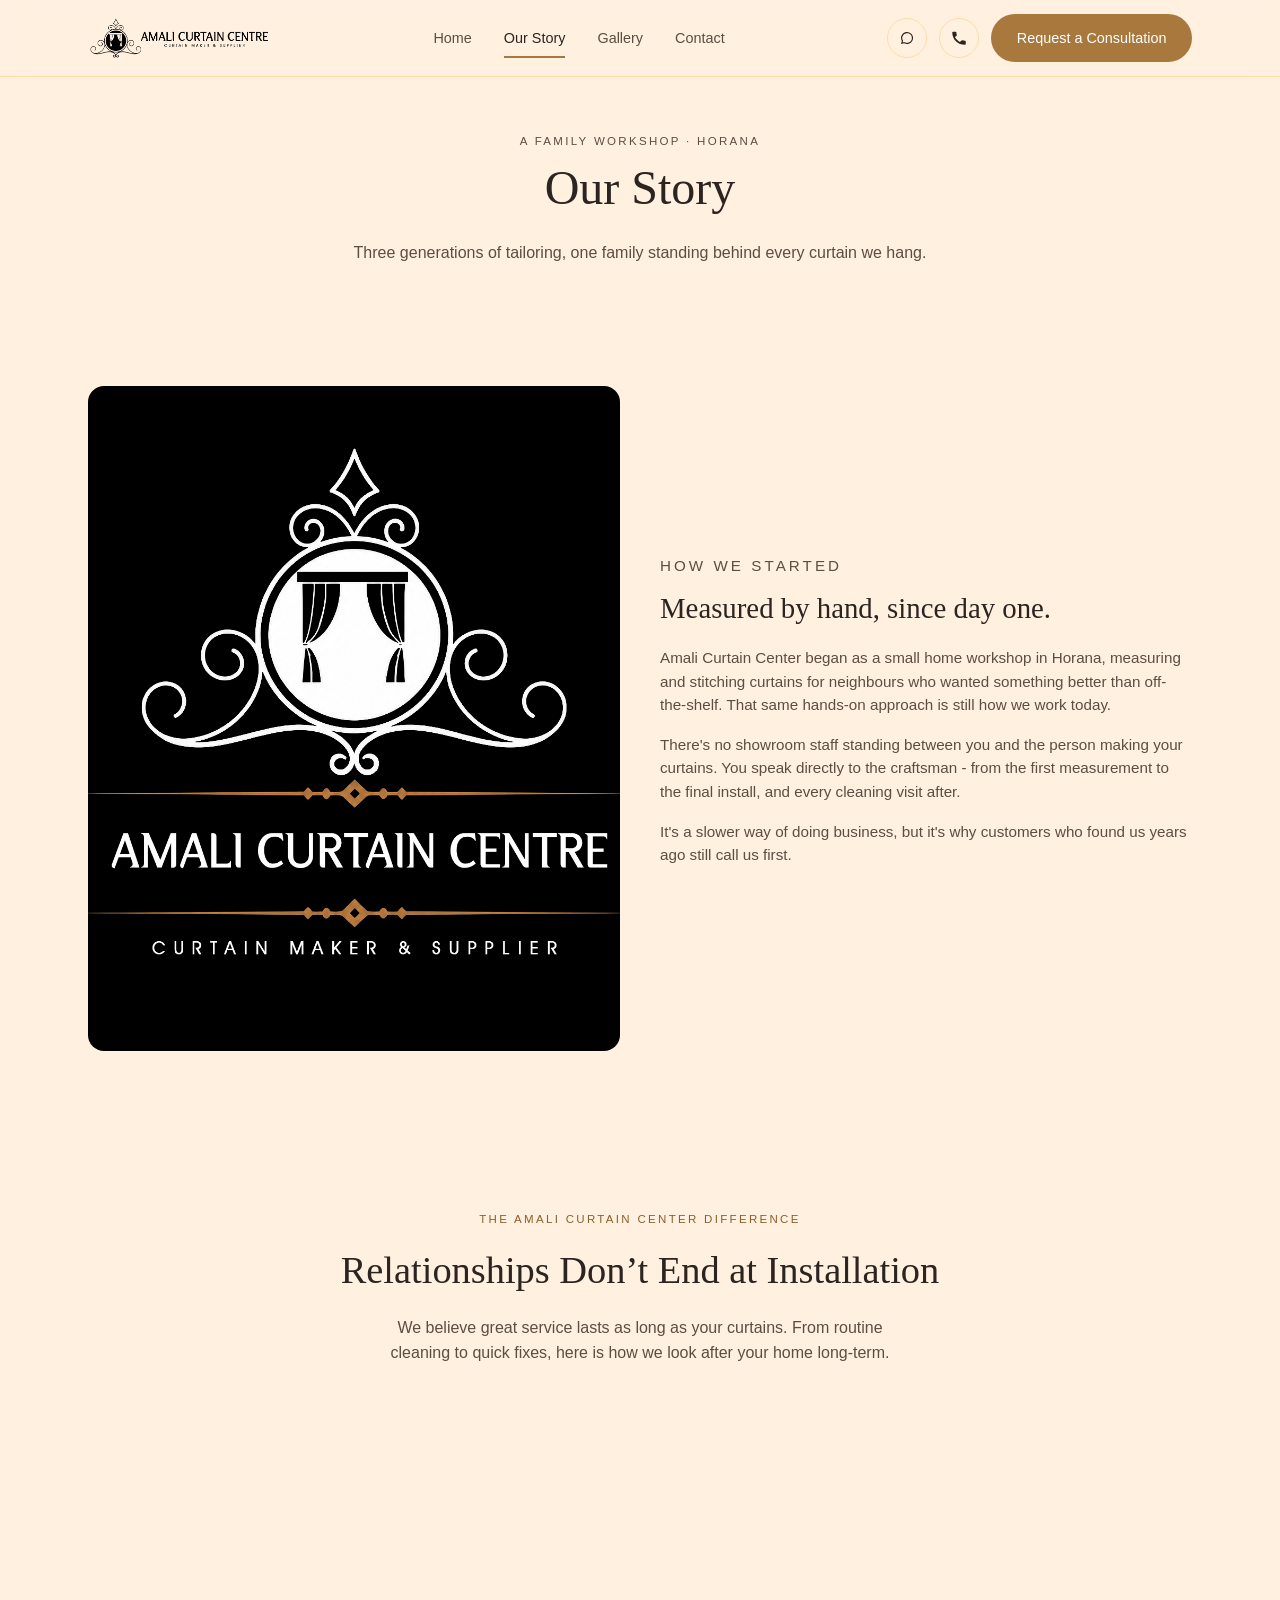
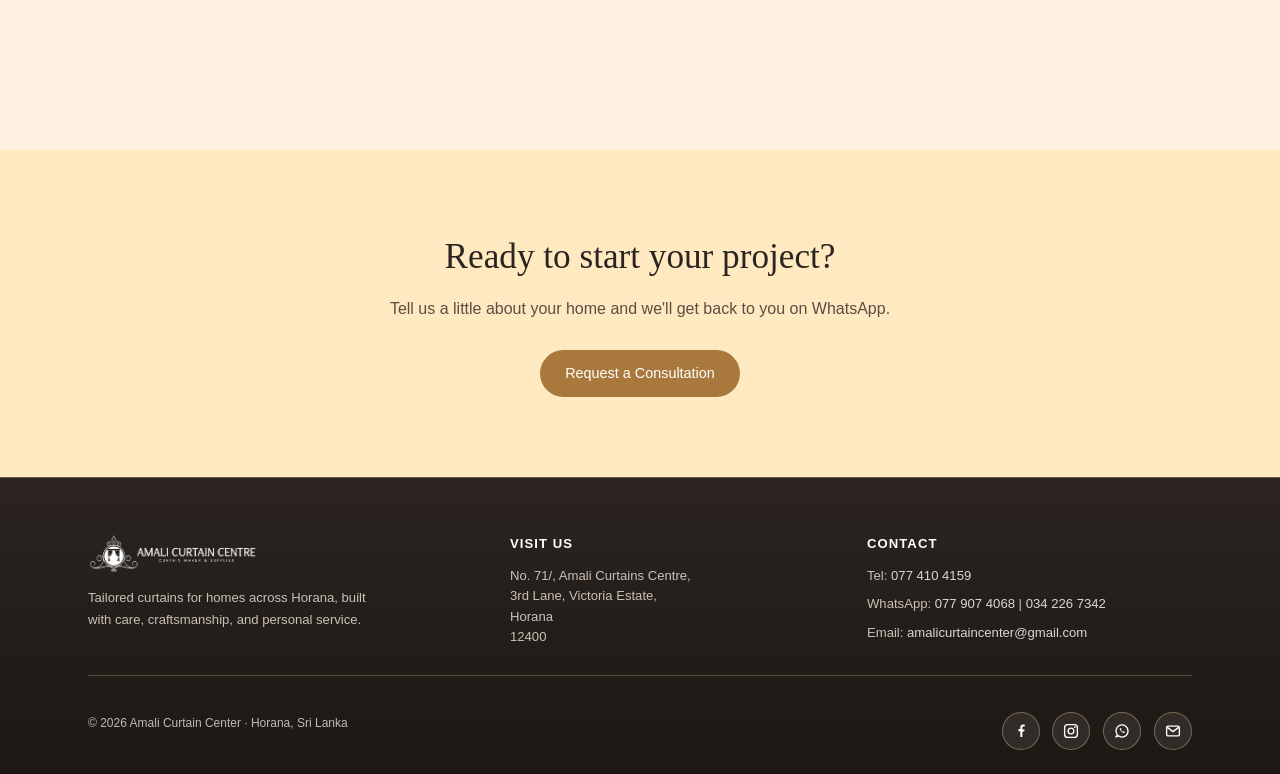
<file: about.html>
<!DOCTYPE html>
<html lang="en">

<head>
  <meta charset="UTF-8">
  <meta name="viewport" content="width=device-width, initial-scale=1.0">
  <title>Our Story - Amali Curtain Center</title>
  
  <!-- Security Meta Tags -->
  <meta http-equiv="Content-Security-Policy" content="default-src 'self'; script-src 'self' 'unsafe-inline'; style-src 'self' 'unsafe-inline' https://fonts.googleapis.com; font-src 'self' https://fonts.gstatic.com; img-src 'self' data:; media-src 'self'; connect-src 'self';">
  <meta name="referrer" content="strict-origin-when-cross-origin">

  <!-- SEO & Social Meta Tags -->
  <link rel="canonical" href="https://amalicurtaincentre.lk/about.html">
  <meta name="description" content="Discover the story behind Amali Curtain Center, where every curtain is measured and stitched by hand with over 20 years of experience.">
  <meta property="og:url" content="https://amalicurtaincentre.lk/about.html">
  <meta property="og:title" content="Our Story - Amali Curtain Center">
  <meta property="og:description" content="Discover the story behind Amali Curtain Center, where every curtain is measured and stitched by hand with over 20 years of experience.">
  <meta property="og:type" content="website">
  <meta name="twitter:card" content="summary_large_image">

  <link rel="icon" type="image/png" href="assets/logos/icon.png">
  <link rel="preconnect" href="https://fonts.googleapis.com">
  <link rel="preconnect" href="https://fonts.gstatic.com" crossorigin>
  <link
    href="https://fonts.googleapis.com/css2?family=Fraunces:ital,opsz,wght@0,9..144,400;0,9..144,500;0,9..144,600;1,9..144,500&family=Inter:wght@400;500;600&display=swap"
    rel="stylesheet">
  <link rel="stylesheet" href="css/style.css">
  <style>
    /* ---- About page only ---- */
    .page-hero {
      padding: 3.5rem 0 2.5rem;
      text-align: center;
    }

    .page-hero h1 {
      font-size: clamp(2.2rem, 4vw, 3rem);
      margin-bottom: 1rem;
    }

    .page-hero p {
      max-width: 38rem;
      margin: 0 auto;
      color: var(--ink-soft);
    }

    .story-grid {
      display: grid;
      gap: 2.5rem;
      align-items: center;
    }

    @media (min-width: 800px) {
      .story-grid {
        grid-template-columns: 1fr 1fr;
      }
    }

    .story-photo {
      aspect-ratio: 4/5;
      border-radius: 1rem;
      overflow: hidden;
      background: linear-gradient(160deg, #EDE0CC, var(--cream-3));
      position: relative;
      user-select: none;
      -webkit-user-select: none;
      -moz-user-select: none;
      -ms-user-select: none;
      -webkit-user-drag: none;
    }

    .story-photo img,
    .no-download img {
      width: 100%;
      height: 100%;
      object-fit: cover;
      pointer-events: none;
      user-select: none;
      -webkit-user-drag: none;
    }

    .story-photo::after {
      content: '';
      position: absolute;
      inset: 0;
      z-index: 10;
      background: transparent;
    }

    .story-photo .fallback {
      position: absolute;
      inset: 0;
      display: none;
      align-items: center;
      justify-content: center;
      text-align: center;
      padding: 2rem;
      font-family: var(--font-display);
      color: var(--ink-soft);
    }

    .story-copy p {
      color: var(--ink-soft);
      margin-bottom: 1rem;
      font-size: 0.95rem;
    }

    .feature-grid {
      display: grid;
      gap: 2.5rem;
    }

    @media (min-width: 760px) {
      .feature-grid {
        grid-template-columns: repeat(3, 1fr);
      }
    }

    .feature-num {
      font-family: var(--font-display);
      font-size: 1.7rem;
      color: var(--brass-dark);
      margin-bottom: 0.5rem;
    }

    .feature-grid h3 {
      font-weight: 600;
      margin-bottom: 0.4rem;
    }

    .feature-grid p {
      font-size: 0.9rem;
      color: var(--ink-soft);
    }

    .aftercare-list {
      display: grid;
      gap: 1.5rem;
      margin-top: 2.5rem;
    }

    @media (min-width: 700px) {
      .aftercare-list {
        grid-template-columns: repeat(2, 1fr);
      }
    }

    .aftercare-item {
      background: #fff;
      border-radius: 0.9rem;
      padding: 1.5rem;
      box-shadow: 0 2px 10px rgba(43, 36, 32, 0.06);
    }

    .aftercare-item h3 {
      font-weight: 600;
      margin-bottom: 0.4rem;
      font-size: 0.95rem;
    }

    .aftercare-item p {
      font-size: 0.85rem;
      color: var(--ink-soft);
    }

    .cta-band {
      background: var(--cream-1);
      text-align: center;
    }

    .cta-band h2 {
      font-size: clamp(1.7rem, 3vw, 2.2rem);
      margin-bottom: 0.75rem;
    }

    .cta-band p {
      color: var(--ink-soft);
      margin-bottom: 1.75rem;
    }
  </style>
</head>

<body class="antialiased">

  <!-- HEADER -->
  <header class="site-header">
    <div class="container">
      <a href="index.html" class="logo" aria-label="Amali Curtain Center home">
        <img src="assets/logos/logo2b.png" alt="Amali Curtain Center logo" class="logo-mark">
      </a>
      <nav class="main-nav" aria-label="Primary">
        <a href="index.html">Home</a>
        <a href="about.html">Our Story</a>
        <a href="gallery.html">Gallery</a>
        <a href="contact.html">Contact</a>
      </nav>
      <div class="header-actions">
        <a href="https://wa.me/94779074068" aria-label="Chat on WhatsApp" class="icon-btn">
          <svg width="18" height="18" viewBox="0 0 24 24" fill="none" xmlns="http://www.w3.org/2000/svg">
            <path
              d="M17.6 6.32A7.85 7.85 0 0 0 12.05 4C7.63 4 4.05 7.58 4.05 12c0 1.4.37 2.77 1.06 3.98L4 20l4.14-1.09a7.94 7.94 0 0 0 3.9 1.02h.01c4.42 0 8-3.58 8-8 0-2.14-.83-4.15-2.35-5.61zM12.05 18.4h-.01a6.4 6.4 0 0 1-3.26-.9l-.23-.14-2.42.64.65-2.36-.15-.24a6.42 6.42 0 0 1-.99-3.4c0-3.55 2.9-6.45 6.46-6.45 1.72 0 3.34.67 4.56 1.89a6.41 6.41 0 0 1 1.89 4.57c0 3.55-2.9 6.45-6.5 6.45z"
              fill="var(--ink)" />
          </svg>
        </a>
        <a href="tel:+94774104159" aria-label="Call us" class="icon-btn">
          <svg width="18" height="18" viewBox="0 0 24 24" fill="none" xmlns="http://www.w3.org/2000/svg">
            <path
              d="M6.6 10.8c1.4 2.8 3.8 5.1 6.6 6.6l2.2-2.2c.3-.3.7-.4 1-.2 1.1.4 2.3.6 3.6.6.6 0 1 .4 1 1V20c0 .6-.4 1-1 1C10.4 21 3 13.6 3 4.5c0-.6.4-1 1-1h3.5c.6 0 1 .4 1 1 0 1.3.2 2.5.6 3.6.1.4 0 .8-.2 1L6.6 10.8z"
              fill="var(--ink)" />
          </svg>
        </a>
        <a href="contact.html" class="btn btn-primary">Request a Consultation</a>
      </div>
      <button id="menu-toggle" class="menu-toggle" aria-expanded="false" aria-controls="mobile-nav"
        aria-label="Toggle menu">
        <span class="hamburger-line line-1"></span>
        <span class="hamburger-line line-2"></span>
        <span class="hamburger-line line-3"></span>
      </button>
    </div>
    <div id="mobile-nav" class="mobile-nav">
      <nav class="mobile-nav-inner" aria-label="Mobile">
        <a href="index.html">Home</a>
        <a href="about.html">Our Story</a>
        <a href="gallery.html">Gallery</a>
        <a href="contact.html">Contact</a>
        <a href="https://wa.me/94779074068">Chat on WhatsApp</a>
        <a href="contact.html" class="btn btn-primary">Request a Consultation</a>
      </nav>
    </div>
  </header>

  <!-- PAGE HEADER -->
  <section class="page-hero container">
    <p class="eyebrow">A Family Workshop &middot; Horana</p>
    <h1 class="font-display">Our Story</h1>
    <p>Three generations of tailoring, one family standing behind every curtain we hang.</p>
  </section>

  <!-- STORY -->
  <section class="section-lg">
    <div class="container story-grid">
      <div class="story-photo reveal-left" oncontextmenu="return false;">
        <img src="assets/logos/logo.jpg" alt="Amali Curtain Center workshop" loading="lazy" draggable="false" oncontextmenu="return false;"
          onerror="this.style.display='none'; this.nextElementSibling.style.display='flex';">
        <div class="fallback">[ Add assets/images/hero-father.jpg ]</div>
      </div>
      <div class="story-copy reveal-right">
        <p class="eyebrow" style="margin-bottom:0.5rem;">How we started</p>
        <h2 class="font-display" style="font-size:1.8rem; margin-bottom:1rem;">Measured by hand, since day one.</h2>
        <p>Amali Curtain Center began as a small home workshop in Horana, measuring and stitching curtains for
          neighbours who wanted something better than off-the-shelf. That same hands-on approach is still how we work
          today.</p>
        <p>There's no showroom staff standing between you and the person making your curtains. You speak directly to the
          craftsman - from the first measurement to the final install, and every cleaning visit after.</p>
        <p>It's a slower way of doing business, but it's why customers who found us years ago still call us first.</p>
      </div>
    </div>
  </section>

  <!-- AFTERCARE -->
  <section class="section-lg">
    <div class="container">
      <p class="eyebrow text-center" style="text-align:center;">The Amali Curtain Center Difference</p>
      <h2 class="font-display text-center"
        style="font-size:clamp(1.8rem,3.4vw,2.4rem); max-width:38rem; margin:0 auto 1rem;">Relationships Don’t End at Installation</h2>
      <p class="muted text-center" style="max-width:34rem; margin:0 auto;">We believe great service lasts as long as your curtains. 
        From routine cleaning to quick fixes, here is how we look after your home long-term.</p>
      <div class="aftercare-list">
        <div class="aftercare-item reveal reveal-1">
          <h3>Scheduled cleaning</h3>
          <p>We check in periodically to clean and refresh installed curtains, so they keep looking as good as the day
            they went up.</p>
        </div>
        <div class="aftercare-item reveal reveal-2">
          <h3>Free minor adjustments</h3>
          <p>Rod slipping, hem settling, a ring that's come loose - small fixes are handled without a callout fee.</p>
        </div>
        <div class="aftercare-item reveal reveal-1">
          <h3>Direct line to the craftsman</h3>
          <p>You keep the same WhatsApp contact from your first consultation through years of aftercare - no call
            centre, no new staff each time.</p>
        </div>
        <div class="aftercare-item reveal reveal-2">
          <h3>Honest repair advice</h3>
          <p>If something's worth repairing rather than replacing, we'll tell you - even if a replacement would earn us
            more.</p>
        </div>
      </div>
    </div>
  </section>

  <!-- CTA -->
  <section class="section-lg cta-band">
    <div class="container">
      <h2 class="font-display">Ready to start your project?</h2>
      <p>Tell us a little about your home and we'll get back to you on WhatsApp.</p>
      <a href="contact.html" class="btn btn-primary">Request a Consultation</a>
    </div>
  </section>

  <script src="js/nav.js"></script>
  <script src="js/reveal.js"></script>
  <script src="js/footer.js"></script>
  <script src="js/scroll-fx.js"></script>
  <script>
    // Protect logo/photo on Our Story page from right-click context menu and drag-download
    document.querySelectorAll('.story-photo, .story-photo img, .logo-mark').forEach(el => {
      el.addEventListener('contextmenu', e => e.preventDefault());
      el.addEventListener('dragstart', e => e.preventDefault());
    });
  </script>
</body>

</html>
</file>
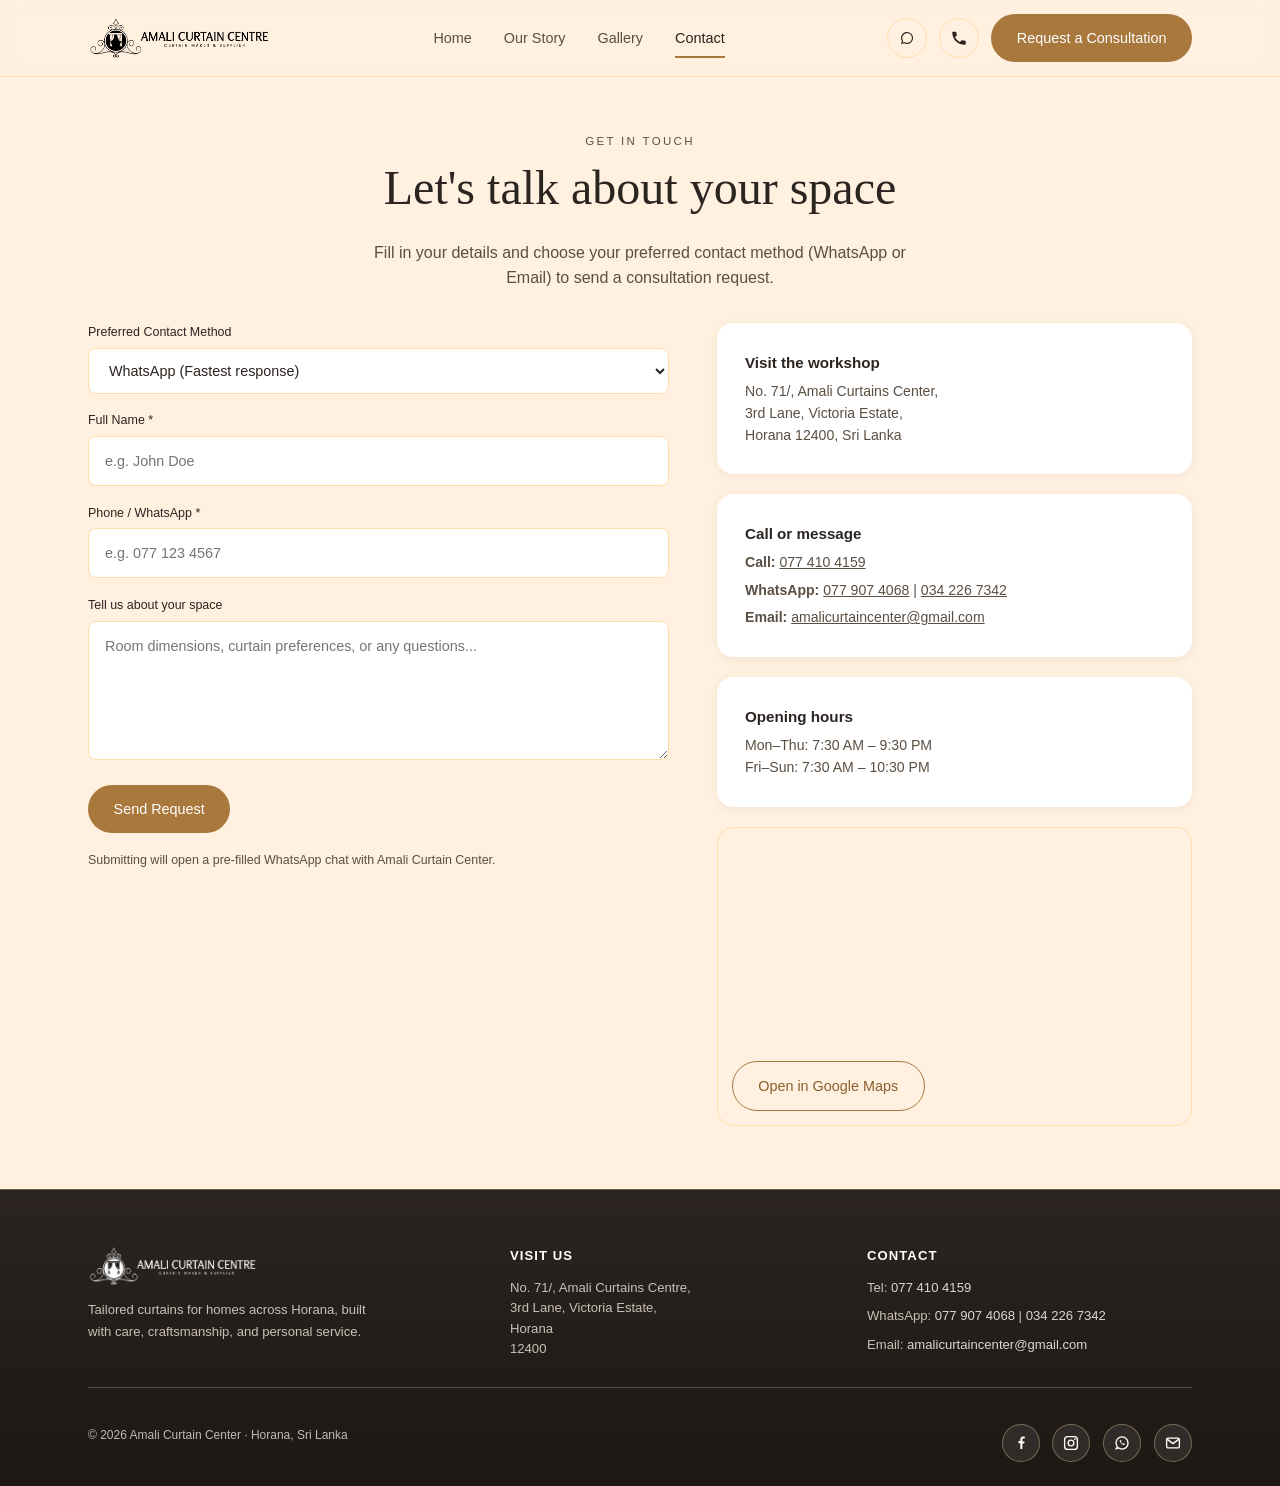
<file: contact.html>
<!DOCTYPE html>
<html lang="en">

<head>
  <meta charset="UTF-8">
  <meta name="viewport" content="width=device-width, initial-scale=1.0">
  <title>Contact - Amali Curtain Center</title>
  
  <!-- Security Meta Tags -->
  <meta http-equiv="Content-Security-Policy" content="default-src 'self'; script-src 'self' 'unsafe-inline'; style-src 'self' 'unsafe-inline' https://fonts.googleapis.com; font-src 'self' https://fonts.gstatic.com; img-src 'self' data:; media-src 'self'; connect-src 'self'; frame-src https://www.google.com;">
  <meta name="referrer" content="strict-origin-when-cross-origin">

  <!-- SEO & Social Meta Tags -->
  <link rel="canonical" href="https://amalicurtaincentre.lk/contact.html">
  <meta name="description"
    content="Get in touch with Amali Curtain Center for bespoke curtain tailoring, measuring, and installation in Horana.">
  <meta property="og:url" content="https://amalicurtaincentre.lk/contact.html">
  <meta property="og:title" content="Contact - Amali Curtain Center">
  <meta property="og:description"
    content="Get in touch with Amali Curtain Center for bespoke curtain tailoring, measuring, and installation in Horana.">
  <meta property="og:type" content="website">
  <meta name="twitter:card" content="summary_large_image">

  <link rel="icon" type="image/png" href="assets/logos/icon.png">
  <link rel="preconnect" href="https://fonts.googleapis.com">
  <link rel="preconnect" href="https://fonts.gstatic.com" crossorigin>
  <link
    href="https://fonts.googleapis.com/css2?family=Fraunces:ital,opsz,wght@0,9..144,400;0,9..144,500;0,9..144,600;1,9..144,500&family=Inter:wght@400;500;600&display=swap"
    rel="stylesheet">
  <link rel="stylesheet" href="css/style.css">
  <style>
    /* ---- Contact page only ---- */
    .page-hero {
      padding: 3.5rem 0 2rem;
      text-align: center;
    }

    .page-hero h1 {
      font-size: clamp(2.2rem, 4vw, 3rem);
      margin-bottom: 1rem;
    }

    .page-hero p {
      max-width: 36rem;
      margin: 0 auto;
      color: var(--ink-soft);
    }

    .contact-layout {
      display: grid;
      gap: 3rem;
    }

    @media (min-width: 860px) {
      .contact-layout {
        grid-template-columns: 1.1fr 0.9fr;
        align-items: start;
      }
    }

    .contact-form {
      display: grid;
      gap: 1.1rem;
    }

    .field label {
      display: block;
      font-size: 0.78rem;
      font-weight: 500;
      margin-bottom: 0.35rem;
    }

    .field input,
    .field select,
    .field textarea {
      width: 100%;
      border: 1px solid var(--cream-4);
      border-radius: 0.5rem;
      padding: 0.8rem 1rem;
      font: inherit;
      font-size: 0.9rem;
      background: #fff;
      color: var(--ink);
    }

    .field select {
      cursor: pointer;
      appearance: auto;
    }

    .field textarea {
      resize: vertical;
      min-height: 6rem;
    }

    .honeypot {
      position: absolute;
      left: -9999px;
    }

    .form-note {
      font-size: 0.78rem;
      color: var(--ink-soft);
    }

    #form-result {
      margin-top: 0.5rem;
      font-size: 0.9rem;
      display: none;
    }

    #form-result.error {
      color: #B23A3A;
    }

    #form-result a.btn {
      margin-top: 0.75rem;
    }

    .info-card {
      background: #fff;
      border-radius: 1rem;
      padding: 1.75rem;
      box-shadow: 0 2px 10px rgba(43, 36, 32, 0.06);
    }

    .info-card h3 {
      font-weight: 600;
      font-size: 0.95rem;
      margin-bottom: 0.4rem;
    }

    .info-card+.info-card {
      margin-top: 1.25rem;
    }

    .info-card p {
      font-size: 0.88rem;
      color: var(--ink-soft);
    }

    .info-card a.link-underline {
      text-decoration: underline;
    }

    .map-frame {
      border-radius: 1rem;
      overflow: hidden;
      margin-top: 1.25rem;
      border: 1px solid var(--cream-4);
    }

    .map-frame iframe {
      width: 100%;
      height: 220px;
      border: 0;
      display: block;
    }

    .map-link {
      margin: 0.85rem;
    }
  </style>
</head>

<body class="antialiased">

  <!-- HEADER -->
  <header class="site-header">
    <div class="container">
      <a href="index.html" class="logo" aria-label="Amali Curtain Center home">
        <img src="assets/logos/logo2b.png" alt="Amali Curtain Center logo" class="logo-mark">
      </a>
      <nav class="main-nav" aria-label="Primary">
        <a href="index.html">Home</a>
        <a href="about.html">Our Story</a>
        <a href="gallery.html">Gallery</a>
        <a href="contact.html">Contact</a>
      </nav>
      <div class="header-actions">
        <a href="https://wa.me/94779074068" aria-label="Chat on WhatsApp" class="icon-btn">
          <svg width="18" height="18" viewBox="0 0 24 24" fill="none" xmlns="http://www.w3.org/2000/svg">
            <path
              d="M17.6 6.32A7.85 7.85 0 0 0 12.05 4C7.63 4 4.05 7.58 4.05 12c0 1.4.37 2.77 1.06 3.98L4 20l4.14-1.09a7.94 7.94 0 0 0 3.9 1.02h.01c4.42 0 8-3.58 8-8 0-2.14-.83-4.15-2.35-5.61zM12.05 18.4h-.01a6.4 6.4 0 0 1-3.26-.9l-.23-.14-2.42.64.65-2.36-.15-.24a6.42 6.42 0 0 1-.99-3.4c0-3.55 2.9-6.45 6.46-6.45 1.72 0 3.34.67 4.56 1.89a6.41 6.41 0 0 1 1.89 4.57c0 3.55-2.9 6.45-6.5 6.45z"
              fill="var(--ink)" />
          </svg>
        </a>
        <a href="tel:+94774104159" aria-label="Call us" class="icon-btn">
          <svg width="18" height="18" viewBox="0 0 24 24" fill="none" xmlns="http://www.w3.org/2000/svg">
            <path
              d="M6.6 10.8c1.4 2.8 3.8 5.1 6.6 6.6l2.2-2.2c.3-.3.7-.4 1-.2 1.1.4 2.3.6 3.6.6.6 0 1 .4 1 1V20c0 .6-.4 1-1 1C10.4 21 3 13.6 3 4.5c0-.6.4-1 1-1h3.5c.6 0 1 .4 1 1 0 1.3.2 2.5.6 3.6.1.4 0 .8-.2 1L6.6 10.8z"
              fill="var(--ink)" />
          </svg>
        </a>
        <a href="contact.html" class="btn btn-primary">Request a Consultation</a>
      </div>
      <button id="menu-toggle" class="menu-toggle" aria-expanded="false" aria-controls="mobile-nav"
        aria-label="Toggle menu">
        <span class="hamburger-line line-1"></span>
        <span class="hamburger-line line-2"></span>
        <span class="hamburger-line line-3"></span>
      </button>
    </div>
    <div id="mobile-nav" class="mobile-nav">
      <nav class="mobile-nav-inner" aria-label="Mobile">
        <a href="index.html">Home</a>
        <a href="about.html">Our Story</a>
        <a href="gallery.html">Gallery</a>
        <a href="contact.html">Contact</a>
        <a href="https://wa.me/94779074068">Chat on WhatsApp</a>
        <a href="contact.html" class="btn btn-primary">Request a Consultation</a>
      </nav>
    </div>
  </header>

  <!-- PAGE HEADER -->
  <section class="page-hero container">
    <p class="eyebrow">Get In Touch</p>
    <h1 class="font-display">Let's talk about your space</h1>
    <p>Fill in your details and choose your preferred contact method (WhatsApp or Email) to send a consultation request.
    </p>
  </section>

  <section class="section" style="padding-top:0;">
    <div class="container contact-layout">

      <!-- FORM -->
      <div class="reveal reveal-1">
        <form id="consult-form" class="contact-form" novalidate>
          <div class="field">
            <label for="contact-method">Preferred Contact Method</label>
            <select id="contact-method" name="contact_method">
              <option value="whatsapp" selected>WhatsApp (Fastest response)</option>
              <option value="email">Email</option>
            </select>
          </div>
          <div class="field">
            <label for="name">Full Name *</label>
            <input type="text" id="name" name="name" required maxlength="100" placeholder="e.g. John Doe">
          </div>
          <div class="field">
            <label for="email">Email Address *</label>
            <input type="email" id="email" name="email" required maxlength="150" placeholder="e.g. name@example.com">
          </div>
          <div class="field">
            <label for="phone">Phone / WhatsApp *</label>
            <input type="tel" id="phone" name="phone" required maxlength="20" placeholder="e.g. 077 123 4567">
          </div>
          <div class="field">
            <label for="message">Tell us about your space</label>
            <textarea id="message" name="message" rows="5" maxlength="2000"
              placeholder="Room dimensions, curtain preferences, or any questions..."></textarea>
          </div>
          <!-- Honeypot: hidden from real users, catches simple bots -->
          <div class="honeypot" aria-hidden="true">
            <label for="website">Leave this field empty</label>
            <input type="text" id="website" name="website" tabindex="-1" autocomplete="off">
          </div>
          <button type="submit" id="consult-submit" class="btn btn-primary" style="justify-self:start;">Send
            Request</button>
          <p class="form-note" id="form-note">Submitting will open a pre-filled WhatsApp chat with Amali Curtain Center.
          </p>
          <div id="form-result"></div>
        </form>
      </div>

      <!-- INFO -->
      <div class="reveal reveal-2">
        <div class="info-card">
          <h3>Visit the workshop</h3>
          <p>No. 71/, Amali Curtains Center,<br>3rd Lane, Victoria Estate,<br>Horana 12400, Sri Lanka</p>
        </div>
        <div class="info-card">
          <h3>Call or message</h3>
          <p><strong>Call:</strong> <a href="tel:+94774104159" class="link-underline">077 410 4159</a></p>
          <p style="margin-top:0.35rem;"><strong>WhatsApp:</strong> <a href="https://wa.me/94779074068" target="_blank"
              rel="noopener" class="link-underline">077 907 4068</a> | <a href="https://wa.me/94342267342"
              target="_blank" rel="noopener" class="link-underline">034 226 7342</a></p>
          <p style="margin-top:0.35rem;"><strong>Email:</strong> <a href="mailto:amalicurtaincenter@gmail.com"
              class="link-underline">amalicurtaincenter@gmail.com</a></p>
        </div>
        <div class="info-card">
          <h3>Opening hours</h3>
          <p>Mon–Thu: 7:30 AM – 9:30 PM<br>Fri–Sun: 7:30 AM – 10:30 PM</p>
        </div>
        <div class="map-frame">
          <iframe title="Amali Curtain Center location" loading="lazy"
            src="https://www.google.com/maps?q=No.%2071%2F%2C%20Amali%20Curtains%20Center%2C%203rd%20Lane%2C%20Victoria%20Estate%2C%20Horana%2012400%2C%20Sri%20Lanka&output=embed"></iframe>
          <a href="https://maps.app.goo.gl/hZufxmZw8iVyRyir5" target="_blank" rel="noopener"
            class="btn btn-outline map-link">Open in Google Maps</a>
        </div>
      </div>

    </div>
  </section>

  <script src="js/nav.js"></script>
  <script src="js/reveal.js"></script>
  <script src="js/footer.js"></script>
  <script src="js/contact.js"></script>
  <script src="js/scroll-fx.js"></script>
</body>

</html>
</file>
<file: css/style.css>
:root {
  --cream-1: #FFE9C0;
  /* light apricot */
  --cream-2: #FFFFFF;
  /* white */
  --cream-3: #FFF0E0;
  /* antique white — base background */
  --cream-4: #FFDCA8;
  /* navajo white */
  --ink: #2B2420;
  /* deep espresso */
  --ink-soft: #5B4E42;
  --brass: #A8783C;
  --brass-dark: #8A5F2B;

  --font-display: 'Fraunces', serif;
  --font-body: 'Inter', sans-serif;

  --container-w: 1152px;
  --header-h: 76px;
}

/* ---------- Reset ---------- */
*,
*::before,
*::after {
  box-sizing: border-box;
}

html {
  scroll-behavior: smooth;
  scroll-padding-top: calc(var(--header-h) + 16px);
}

@media (prefers-reduced-motion: reduce) {
  html {
    scroll-behavior: auto;
  }
}

body {
  margin: 0;
  font-family: var(--font-body);
  background: var(--cream-3);
  color: var(--ink);
  line-height: 1.55;
  -webkit-font-smoothing: antialiased;
}

img {
  max-width: 100%;
  display: block;
}

/* ---------- Logo & Asset Protection ---------- */
.hero-brand,
.logo-mark,
.logo,
.no-download {
  position: relative;
  user-select: none;
  -webkit-user-select: none;
  -moz-user-select: none;
  -ms-user-select: none;
  -webkit-user-drag: none;
}

.hero-brand img,
.logo-mark,
.logo img,
.no-download img {
  pointer-events: none;
  user-select: none;
  -webkit-user-drag: none;
}

.hero-brand::after {
  content: '';
  position: absolute;
  inset: 0;
  z-index: 10;
  background: transparent;
}

a {
  color: inherit;
  text-decoration: none;
}

button {
  font: inherit;
  cursor: pointer;
  background: none;
  border: none;
  color: inherit;
}

h1,
h2,
h3,
h4 {
  margin: 0;
  font-weight: 500;
}

p {
  margin: 0;
}

ul {
  margin: 0;
  padding: 0;
  list-style: none;
}

::selection {
  background: var(--brass);
  color: #fff;
}

a:focus-visible,
button:focus-visible,
input:focus-visible,
textarea:focus-visible {
  outline: 2px solid var(--brass);
  outline-offset: 3px;
}

.font-display {
  font-family: var(--font-display);
}

.container {
  max-width: var(--container-w);
  margin: 0 auto;
  padding: 0 1.5rem;
}

.eyebrow {
  font-size: 0.72rem;
  text-transform: uppercase;
  letter-spacing: 0.2em;
  color: var(--brass-dark);
  margin: 0 0 0.75rem;
}

.section-title {
  font-family: var(--font-display);
  font-size: clamp(1.8rem, 3vw, 2.4rem);
  color: var(--ink);
  position: relative;
  display: inline-block;
  padding-bottom: 0.5rem;
  margin-bottom: 2.5rem;
}

.section-title::after {
  content: '';
  position: absolute;
  left: 0;
  bottom: 0;
  height: 2px;
  width: 38px;
  background: var(--brass);
}

/* ---------- Buttons ---------- */
.btn {
  display: inline-flex;
  align-items: center;
  gap: 0.5rem;
  padding: 0.8rem 1.6rem;
  border-radius: 999px;
  font-size: 0.9rem;
  font-weight: 500;
  transition: transform 0.2s ease, background 0.2s ease, color 0.2s ease;
  white-space: nowrap;
}

.btn:hover {
  transform: translateY(-2px);
}

.btn-primary {
  background: var(--brass);
  color: #fff;
}

.btn-dark {
  background: var(--ink);
  color: #fff;
}

.btn-outline {
  border: 1px solid var(--brass);
  color: var(--brass-dark);
}

.btn-outline:hover {
  background: var(--cream-1);
}

.icon-btn {
  display: flex;
  align-items: center;
  justify-content: center;
  width: 40px;
  height: 40px;
  border: 1px solid var(--cream-4);
  border-radius: 999px;
  transition: background 0.2s ease;
}

.icon-btn:hover {
  background: var(--cream-1);
}

/* ---------- Header / Nav ---------- */
.site-header {
  position: sticky;
  top: 0;
  z-index: 50;
  background: rgba(255, 240, 224, 0.88);
  backdrop-filter: blur(10px);
  border-bottom: 1px solid var(--cream-4);
}

.site-header .container {
  height: var(--header-h);
  display: grid;
  grid-template-columns: auto minmax(0, 1fr) auto;
  align-items: center;
  gap: 1rem;
}

.logo {
  display: inline-flex;
  align-items: center;
  justify-self: start;
  line-height: 1;
}

.logo-mark {
  width: auto;
  max-height: 42px;
  height: auto;
  display: block;
  object-fit: contain;
  background: transparent;
  border-radius: 0;
  box-shadow: none;
}

.main-nav {
  display: none;
  align-items: center;
  justify-content: center;
  gap: 2rem;
  font-size: 0.9rem;
  color: var(--ink-soft);
  justify-self: center;
}

.main-nav a {
  position: relative;
  display: inline-flex;
  align-items: center;
  padding: 0.35rem 0;
  color: var(--ink-soft);
  font-weight: 500;
  transition: color 0.2s ease;
}

.main-nav a::after {
  content: '';
  position: absolute;
  left: 0;
  bottom: -0.2rem;
  width: 100%;
  height: 2px;
  background: var(--brass);
  transform: scaleX(0);
  transform-origin: center;
  transition: transform 0.25s ease;
}

.main-nav a:hover::after,
.main-nav a.active::after,
.main-nav a:hover,
.main-nav a.active {
  color: var(--ink);
}

.main-nav a:hover::after,
.main-nav a.active::after {
  transform: scaleX(1);
}

.header-actions {
  display: none;
  align-items: center;
  justify-content: flex-end;
  gap: 0.75rem;
  justify-self: end;
}

.menu-toggle {
  display: flex;
  flex-direction: column;
  gap: 5px;
  padding: 0.5rem;
  margin-left: auto;
  justify-self: end;
}

.hamburger-line {
  display: block;
  width: 22px;
  height: 2px;
  background: var(--ink);
  transition: transform 0.25s ease, opacity 0.25s ease;
}

.menu-toggle[aria-expanded="true"] .line-1 {
  transform: translateY(7px) rotate(45deg);
}

.menu-toggle[aria-expanded="true"] .line-2 {
  opacity: 0;
}

.menu-toggle[aria-expanded="true"] .line-3 {
  transform: translateY(-7px) rotate(-45deg);
}

.mobile-nav {
  max-height: 0;
  overflow: hidden;
  transition: max-height 0.35s ease;
}

.mobile-nav.open {
  max-height: 28rem;
}

.mobile-nav-inner {
  display: flex;
  flex-direction: column;
  gap: 1rem;
  padding: 0.5rem 1.25rem 1.5rem;
  font-size: 0.9rem;
  color: var(--ink-soft);
}

.mobile-nav-inner a {
  position: relative;
  display: inline-flex;
  width: fit-content;
  padding-bottom: 0.15rem;
}

.mobile-nav-inner a::after {
  content: '';
  position: absolute;
  left: 0;
  bottom: 0;
  width: 100%;
  height: 2px;
  background: var(--brass);
  transform: scaleX(0);
  transform-origin: left;
  transition: transform 0.25s ease;
}

.mobile-nav-inner a:hover::after,
.mobile-nav-inner a.active::after,
.mobile-nav-inner a.active {
  color: var(--ink);
  transform: scaleX(1);
}

.mobile-nav-inner .btn {
  width: 100%;
  display: inline-flex;
  justify-content: center;
  margin-top: 0.25rem;
  padding: 0.9rem 1.2rem;
}

@media (max-width: 859px) {
  .site-header .container {
    display: flex;
    align-items: center;
    justify-content: space-between;
    gap: 0.75rem;
    height: auto;
    min-height: var(--header-h);
  }

  .logo {
    flex: 0 0 auto;
  }

  .menu-toggle {
    display: flex;
    margin-left: auto;
  }

  .main-nav,
  .header-actions {
    display: none !important;
  }
}

@media (min-width: 860px) {
  .main-nav {
    display: flex;
  }

  .header-actions {
    display: flex;
  }

  .menu-toggle {
    display: none;
  }
}

/* ============================================================
   SCROLL ANIMATIONS
   ============================================================ */

/* ── Scroll progress bar ── */
#scroll-progress {
  position: fixed;
  top: 0;
  left: 0;
  z-index: 200;
  width: 100%;
  height: 3px;
  background: linear-gradient(90deg, var(--brass) 0%, var(--brass-dark) 100%);
  transform-origin: left center;
  transform: scaleX(0);
  transition: transform 0.08s linear;
  pointer-events: none;
}

/* ── Header: compact & frosted on scroll ── */
.site-header {
  transition: background 0.35s ease, box-shadow 0.35s ease, padding 0.35s ease;
}
.site-header.scrolled {
  background: rgba(255, 240, 224, 0.96);
  box-shadow: 0 2px 18px rgba(43, 36, 32, 0.10);
  backdrop-filter: blur(18px) saturate(160%);
  -webkit-backdrop-filter: blur(18px) saturate(160%);
}
.site-header.header-compact .container {
  height: 56px;
}

/* ─────────────────────────────────
   BASE: All reveal elements start
   hidden. Transitions use
   will-change for GPU compositing.
───────────────────────────────── */
@media (prefers-reduced-motion: no-preference) {

  /* Shared hidden state */
  .reveal,
  .reveal-up,
  .reveal-left,
  .reveal-right,
  .reveal-scale,
  .reveal-fade {
    will-change: opacity, transform;
  }

  /* ── .reveal / .reveal-up — slide up from below ── */
  .reveal,
  .reveal-up {
    opacity: 0;
    transform: translateY(28px);
    transition:
      opacity 0.72s cubic-bezier(0.22, 1, 0.36, 1),
      transform 0.72s cubic-bezier(0.22, 1, 0.36, 1);
  }
  .reveal.in-view,
  .reveal-up.in-view {
    opacity: 1;
    transform: translateY(0);
  }

  /* ── .reveal-left — slide in from left ── */
  .reveal-left {
    opacity: 0;
    transform: translateX(-36px);
    transition:
      opacity 0.72s cubic-bezier(0.22, 1, 0.36, 1),
      transform 0.72s cubic-bezier(0.22, 1, 0.36, 1);
  }
  .reveal-left.in-view {
    opacity: 1;
    transform: translateX(0);
  }

  /* ── .reveal-right — slide in from right ── */
  .reveal-right {
    opacity: 0;
    transform: translateX(36px);
    transition:
      opacity 0.72s cubic-bezier(0.22, 1, 0.36, 1),
      transform 0.72s cubic-bezier(0.22, 1, 0.36, 1);
  }
  .reveal-right.in-view {
    opacity: 1;
    transform: translateX(0);
  }

  /* ── .reveal-scale — scale up from 92% ── */
  .reveal-scale {
    opacity: 0;
    transform: scale(0.92);
    transition:
      opacity 0.65s cubic-bezier(0.22, 1, 0.36, 1),
      transform 0.65s cubic-bezier(0.22, 1, 0.36, 1);
  }
  .reveal-scale.in-view {
    opacity: 1;
    transform: scale(1);
  }

  /* ── .reveal-fade — opacity only ── */
  .reveal-fade {
    opacity: 0;
    transition: opacity 0.8s ease;
  }
  .reveal-fade.in-view {
    opacity: 1;
  }

  /* ── Stagger delays — only on entry, not on exit ── */
  .reveal-1.in-view, .reveal-up.reveal-1.in-view { transition-delay: 0.06s; }
  .reveal-2.in-view, .reveal-up.reveal-2.in-view { transition-delay: 0.18s; }
  .reveal-3.in-view, .reveal-up.reveal-3.in-view { transition-delay: 0.30s; }
  .reveal-4.in-view, .reveal-up.reveal-4.in-view { transition-delay: 0.42s; }
  /* Reset delay on exit so the out-animation is instant/natural */
  .reveal-1:not(.in-view),
  .reveal-2:not(.in-view),
  .reveal-3:not(.in-view),
  .reveal-4:not(.in-view) { transition-delay: 0s; }

} /* end prefers-reduced-motion */

/* ── Micro-animations: hover lifts on interactive cards ── */
.feature-card,
.aftercare-item,
.testimonial-card,
.preview-item,
.gallery-item {
  transition:
    transform 0.30s cubic-bezier(0.22, 1, 0.36, 1),
    box-shadow 0.30s cubic-bezier(0.22, 1, 0.36, 1);
}
.feature-card:hover,
.aftercare-item:hover,
.testimonial-card:hover {
  transform: translateY(-5px);
  box-shadow: 0 10px 32px rgba(43, 36, 32, 0.12);
}

/* ── Button hover — override inline for unified feel ── */
.btn {
  transition:
    transform 0.22s cubic-bezier(0.22, 1, 0.36, 1),
    background 0.22s ease,
    box-shadow 0.22s ease,
    color 0.22s ease;
}
.btn:hover  { transform: translateY(-2px); }
.btn:active { transform: translateY(0); transition-duration: 0.08s; }

/* ── Image zoom on preview grid hover ── */
.preview-item {
  overflow: hidden;
}
.preview-item img {
  transition: transform 0.65s cubic-bezier(0.22, 1, 0.36, 1);
}
.preview-item:hover img { transform: scale(1.07); }

/* ── Nav link underline slide ── */
.main-nav a::after {
  transition: transform 0.30s cubic-bezier(0.22, 1, 0.36, 1);
}

/* ── Social link bounce ── */
.social-link {
  transition: transform 0.28s cubic-bezier(0.34, 1.56, 0.64, 1), background 0.2s ease;
}
.social-link:hover { transform: translateY(-3px) scale(1.08); }

/* ── Back-to-top spring ── */
.back-to-top {
  transition:
    opacity 0.35s ease,
    transform 0.40s cubic-bezier(0.34, 1.56, 0.64, 1);
}
.back-to-top.show { transform: translateY(0) scale(1); }
.back-to-top:hover { transform: translateY(-3px) scale(1.08); }

/* ---------- Section fold divider ---------- */
.fold-divider {
  display: block;
  width: 100%;
  height: 44px;
}

/* ---------- Footer ---------- */
.site-footer {
  background: linear-gradient(180deg, #2b2420 0%, #1d1814 100%);
  color: #f2eadf;
  border-top: 1px solid rgba(255, 220, 168, 0.35);
  padding: 3.5rem 0 1.5rem;
}

.footer-grid {
  display: grid;
  gap: 2rem;
  font-size: 0.82rem;
  color: rgba(242, 234, 223, 0.8);
  margin-bottom: 1.75rem;
}

@media (min-width: 640px) {
  .footer-grid {
    grid-template-columns: 1.2fr 1fr 1fr;
  }
}

.footer-brand {
  display: flex;
  flex-direction: column;
  gap: 0.85rem;
}

.footer-brand img {
  width: auto;
  max-width: 170px;
  height: auto;
  display: block;
}

.footer-brand p {
  max-width: 18rem;
  line-height: 1.7;
}

.footer-grid h4 {
  font-weight: 600;
  color: #fff;
  margin-bottom: 0.7rem;
  font-size: 0.82rem;
  letter-spacing: 0.08em;
  text-transform: uppercase;
}

.footer-grid a {
  color: rgba(255, 255, 255, 0.82);
  transition: color 0.2s ease;
}

.footer-grid a:hover {
  color: #fff;
}

.footer-grid a.link-underline {
  text-decoration: underline;
}

.footer-links {
  display: grid;
  gap: 0.5rem;
}

.footer-socials {
  display: flex;
  align-items: center;
  gap: 0.8rem;
  flex-wrap: wrap;
  margin-top: 1rem;
}

.social-link {
  display: inline-flex;
  align-items: center;
  justify-content: center;
  width: 38px;
  height: 38px;
  border-radius: 50%;
  background: rgba(255, 255, 255, 0.08);
  border: 1px solid rgba(255, 220, 168, 0.35);
  color: #fff;
  transition: transform 0.2s ease, background 0.2s ease;
}

.social-link:hover {
  background: rgba(255, 220, 168, 0.18);
  transform: translateY(-2px);
}

.social-link svg {
  width: 18px;
  height: 18px;
  display: block;
}

.footer-bottom {
  border-top: 1px solid rgba(255, 220, 168, 0.25);
  padding-top: 1.25rem;
  display: flex;
  flex-direction: column;
  gap: 0.75rem;
  align-items: center;
  justify-content: space-between;
  font-size: 0.75rem;
  color: rgba(255, 255, 255, 0.7);
  text-align: center;
}

@media (min-width: 640px) {
  .footer-bottom {
    flex-direction: row;
    text-align: left;
  }
}

/* ---------- Back to top ---------- */
.back-to-top {
  position: fixed;
  bottom: 24px;
  right: 24px;
  z-index: 40;
  width: 44px;
  height: 44px;
  border-radius: 999px;
  background: var(--ink);
  color: #fff;
  display: flex;
  align-items: center;
  justify-content: center;
  box-shadow: 0 4px 14px rgba(43, 36, 32, 0.3);
  opacity: 0;
  pointer-events: none;
  transform: translateY(10px);
  transition: opacity 0.3s ease, transform 0.3s ease;
}

.back-to-top.show {
  opacity: 1;
  pointer-events: auto;
  transform: translateY(0);
}

/* ---------- Generic layout helpers used across pages ---------- */
.section {
  padding: 4rem 0;
}

.section-lg {
  padding: 5rem 0;
}

.text-center {
  text-align: center;
}

.muted {
  color: var(--ink-soft);
}
</file>
